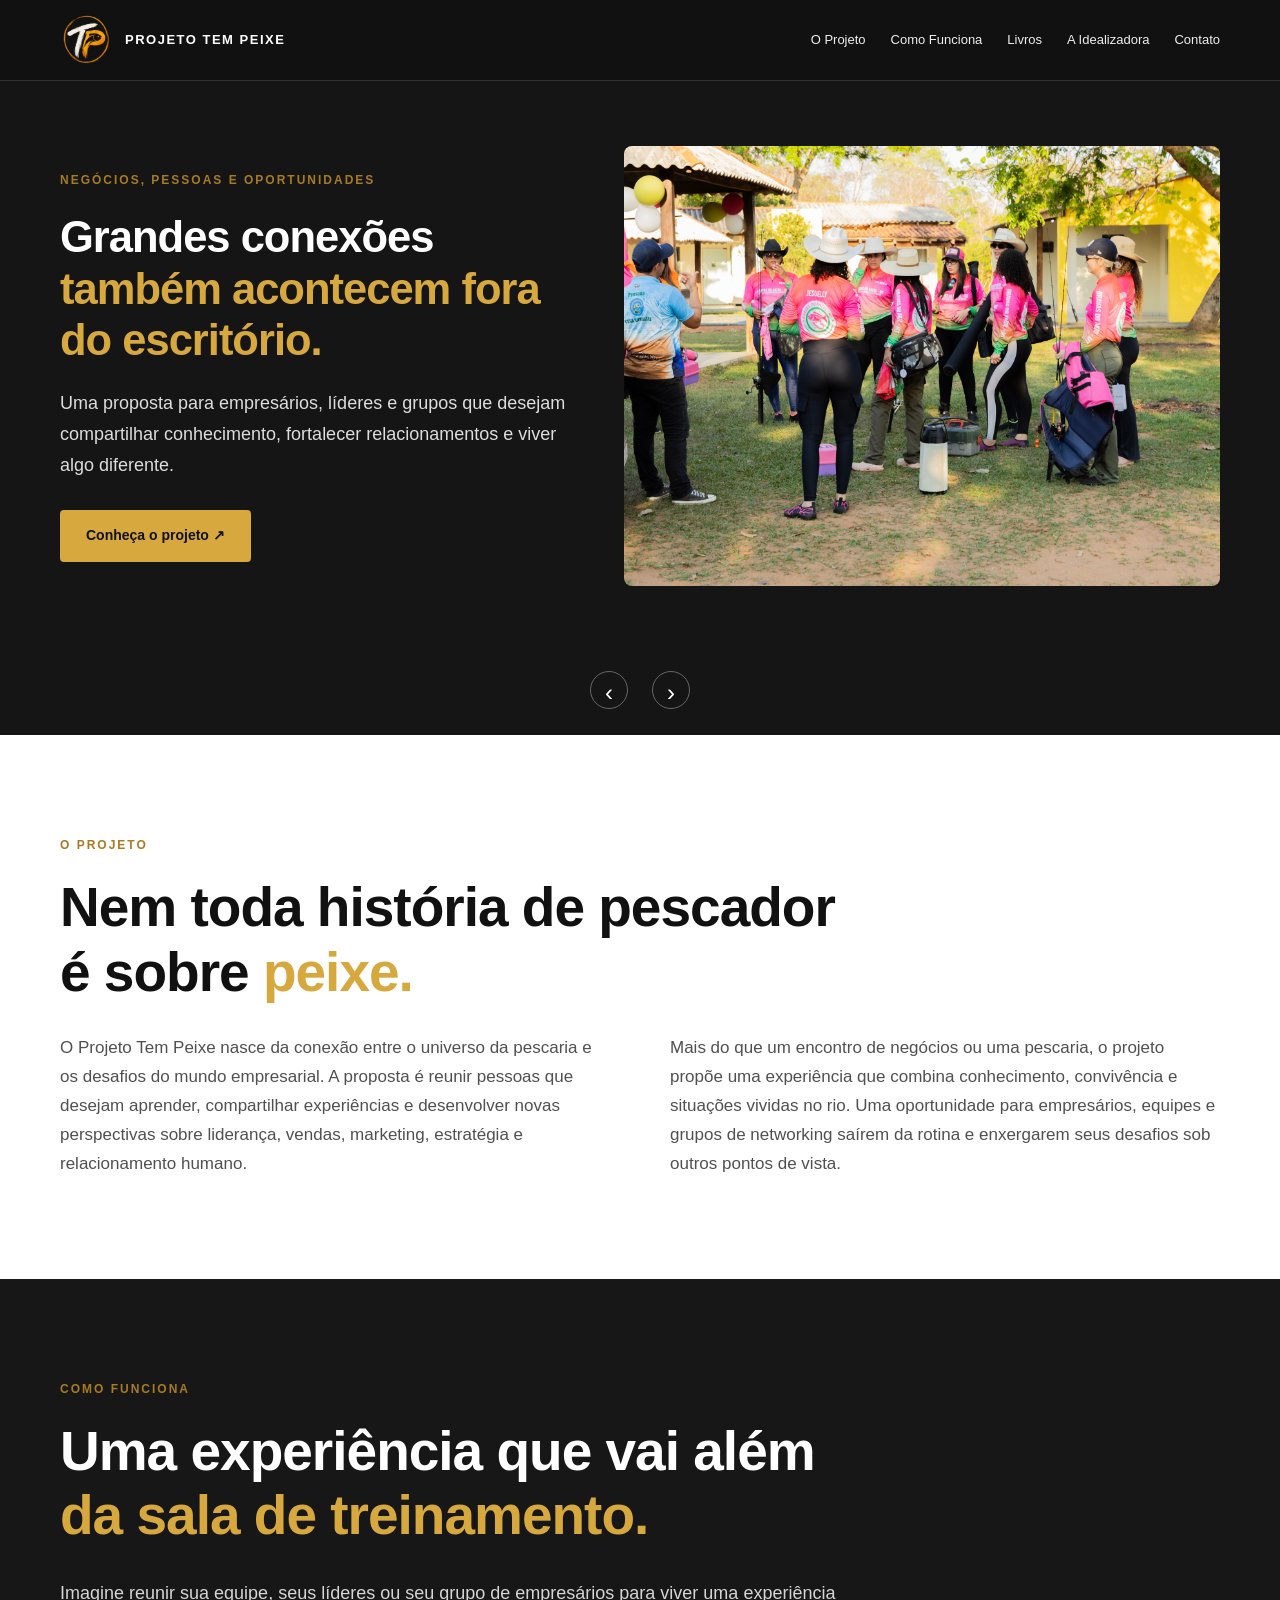
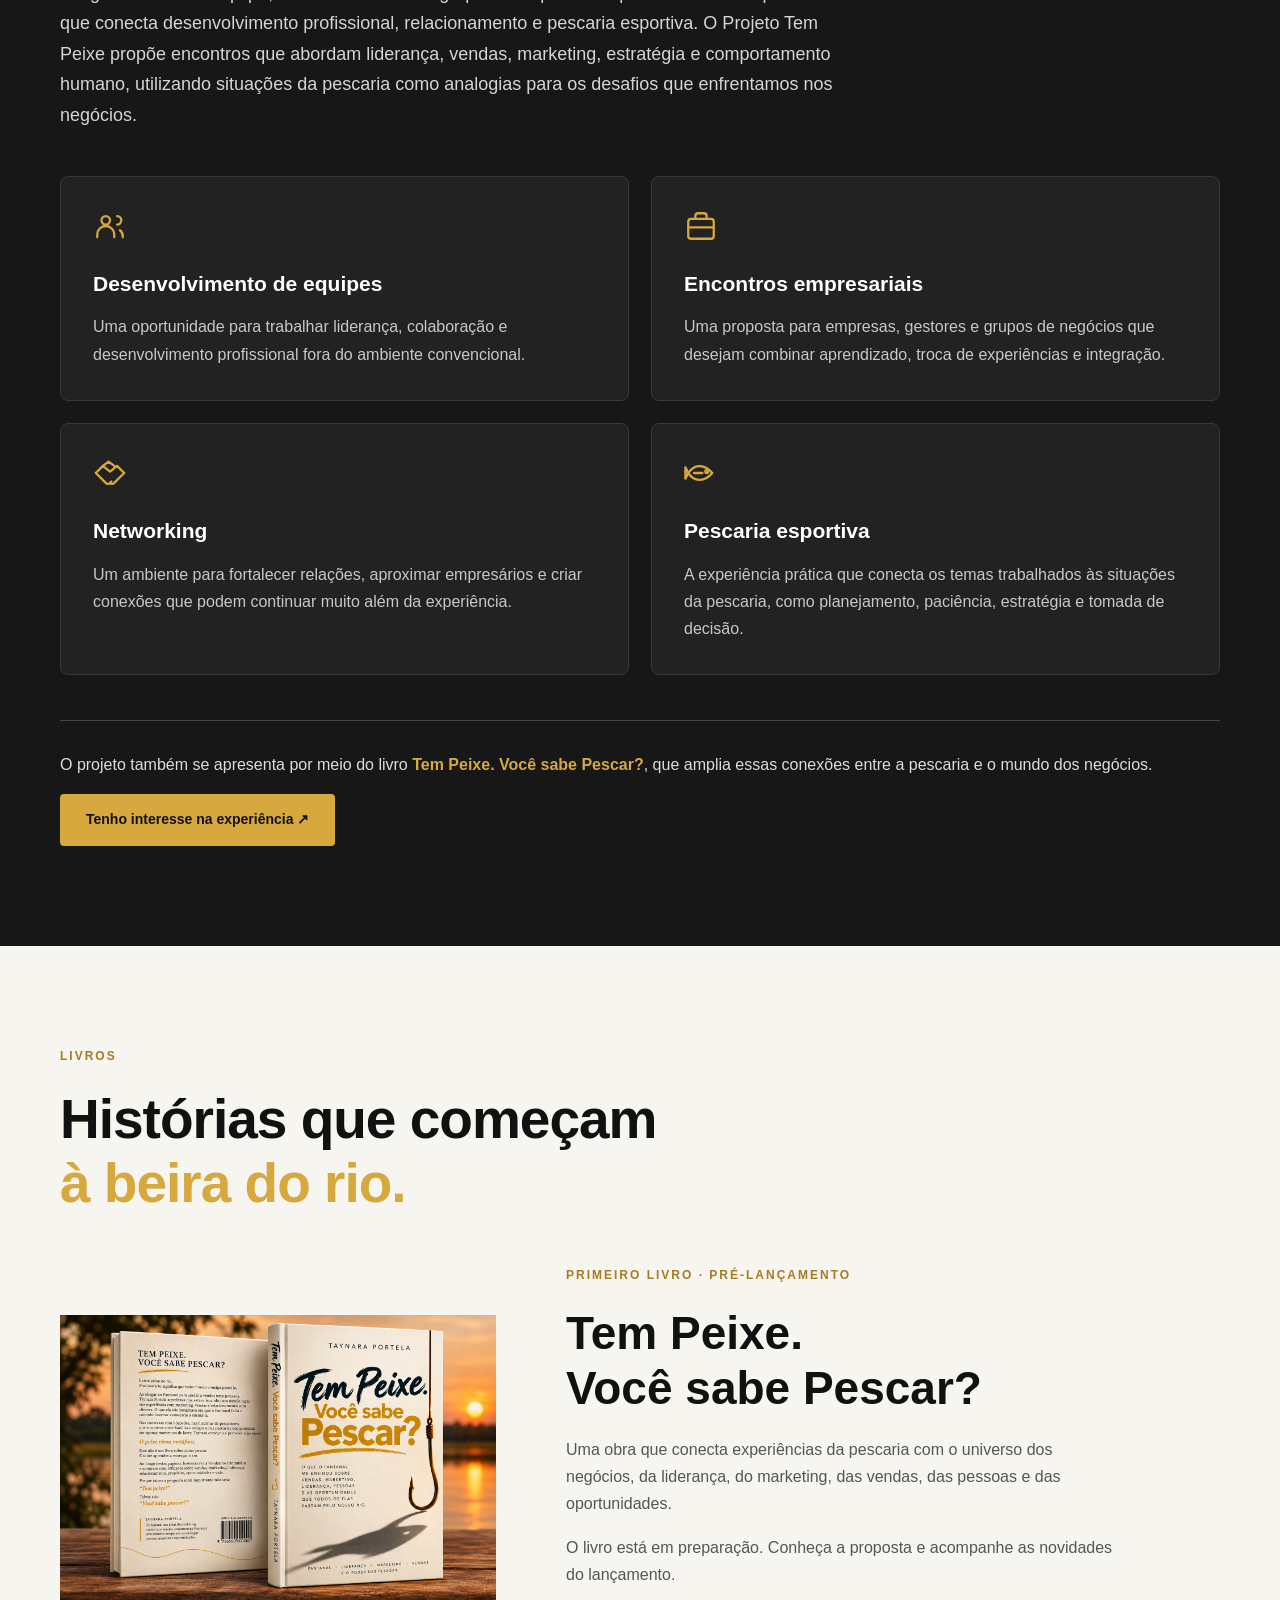
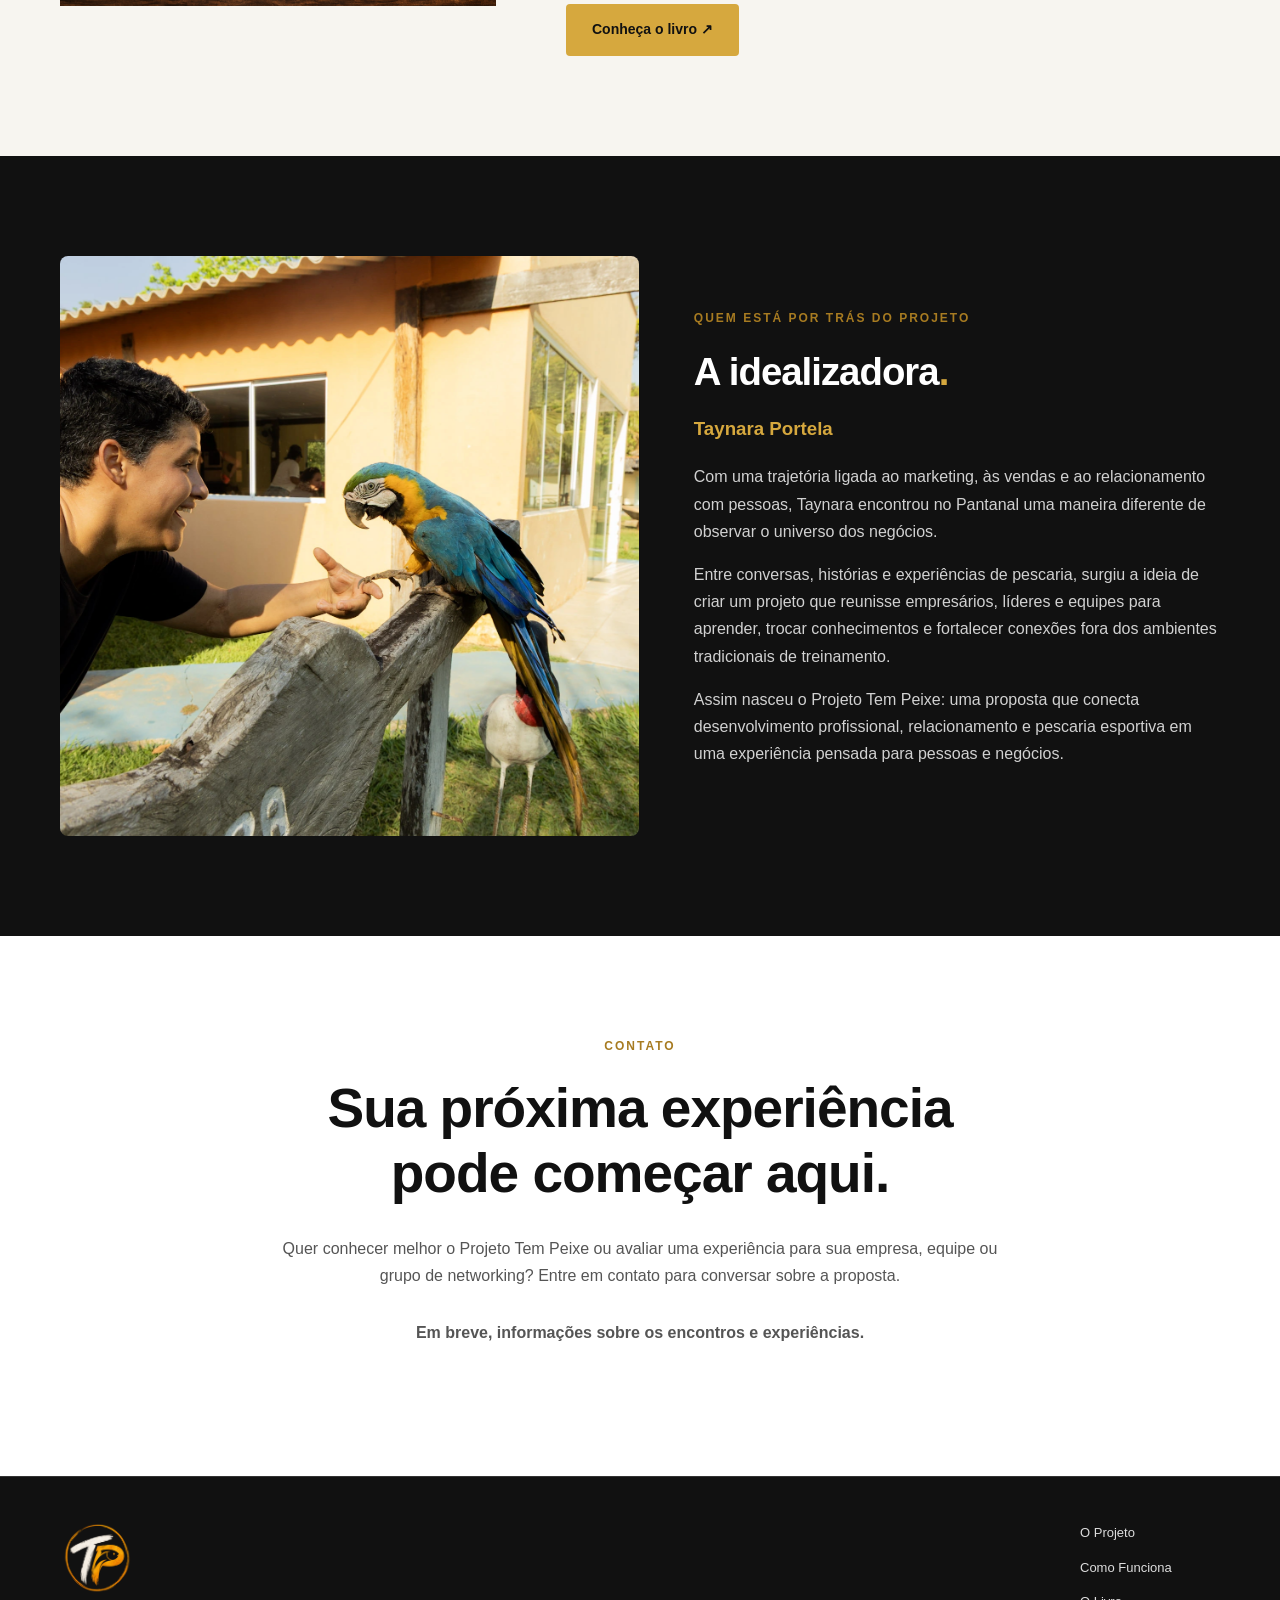
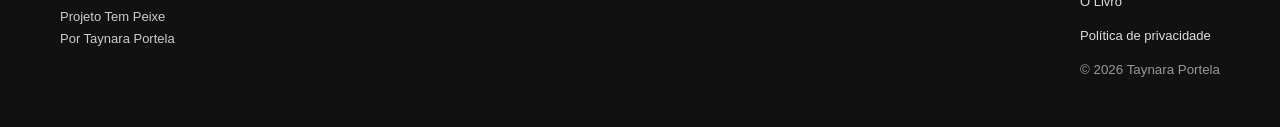
<file: index.html>
<!doctype html>
<html lang="pt-BR">
<head>
<meta charset="utf-8">
<meta name="viewport" content="width=device-width, initial-scale=1">
<meta name="theme-color" content="#111111">

<meta name="description" content="Projeto Tem Peixe. Você sabe Pescar? Experiências empresariais que conectam liderança, vendas, marketing, networking e pescaria esportiva no Pantanal.">

<meta property="og:title" content="Projeto Tem Peixe | Você sabe Pescar?">
<meta property="og:description" content="Uma experiência empresarial que conecta conhecimento, relacionamento e pescaria esportiva.">
<meta property="og:image" content="https://www.projetotempeixe.com.br/imagens/capa-original.png">

<title>Projeto Tem Peixe | Você sabe Pescar?</title>
<link rel="icon" href="imagens/logo-tp.png">

<style>
:root {
    --black: #111111;
    --dark: #171717;
    --gold: #d6a83e;
    --white: #ffffff;
    --muted: #c8c8c8;
    --light: #f7f5f0;
}

* {
    box-sizing: border-box;
}

html {
    scroll-behavior: smooth;
    scroll-padding-top: 90px;
}

body {
    margin: 0;
    font-family: Arial, Helvetica, sans-serif;
    color: var(--black);
    background: var(--white);
    line-height: 1.7;
}

img {
    max-width: 100%;
}

a {
    color: inherit;
}

button {
    font: inherit;
    cursor: pointer;
}

.shell {
    width: min(1160px, calc(100% - 40px));
    margin: 0 auto;
}

.section {
    padding: 100px 0;
}

.eyebrow {
    display: block;
    color: #a77b21;
    font-size: 12px;
    font-weight: 700;
    letter-spacing: 2px;
    text-transform: uppercase;
}

h1, h2, h3, p {
    margin-top: 0;
}

h1, h2 {
    line-height: 1.17;
    letter-spacing: -1px;
}

h2 {
    font-size: clamp(32px, 4.5vw, 55px);
    margin: 20px 0 30px;
}

h2 em,
h1 em {
    color: var(--gold);
    font-style: normal;
}

.button {
    display: inline-flex;
    align-items: center;
    justify-content: center;
    gap: 12px;
    background: var(--gold);
    color: #111;
    padding: 14px 26px;
    border-radius: 4px;
    text-decoration: none;
    font-size: 14px;
    font-weight: 700;
    transition: background .2s, transform .2s;
}

.button:hover {
    background: #ebbf58;
    transform: translateY(-2px);
}

.button:focus-visible,
a:focus-visible,
button:focus-visible {
    outline: 3px solid var(--gold);
    outline-offset: 4px;
}

/* MENU */

.topbar {
    background: #111;
    color: white;
    position: sticky;
    top: 0;
    z-index: 100;
    border-bottom: 1px solid #333;
}

.nav {
    min-height: 80px;
    display: flex;
    justify-content: space-between;
    align-items: center;
    gap: 25px;
}

.brand {
    display: flex;
    align-items: center;
    gap: 12px;
    text-decoration: none;
    font-size: 13px;
    font-weight: 700;
    letter-spacing: 1.5px;
}

.brand img {
    width: 53px;
    height: 53px;
    object-fit: contain;
}

nav {
    display: flex;
    align-items: center;
    gap: 25px;
    flex-wrap: wrap;
}

nav a {
    font-size: 13px;
    text-decoration: none;
    color: #eee;
}

nav a:hover {
    color: var(--gold);
}

/* BANNER */

.showcase {
    background: #151515;
    color: white;
    position: relative;
    overflow: hidden;
}

.slides {
    position: relative;
}

.slide {
    display: none;
    animation: fade .6s ease;
}

.slide.is-active {
    display: block;
}

@keyframes fade {
    from { opacity: .25; }
    to { opacity: 1; }
}

/* ALTERAÇÃO: MAIS ESPAÇO PARA A FOTO */

.slide-grid {
    min-height: 590px;
    display: grid;
    grid-template-columns: 1fr 1.15fr;
    align-items: center;
    gap: 45px;
    padding-top: 55px;
    padding-bottom: 75px;
}

.slide-copy {
    min-width: 0;
}

/* ALTERAÇÃO: TÍTULO MENOR */

.slide-copy h1,
.slide-copy h2 {
    font-size: clamp(32px, 3.4vw, 49px);
    line-height: 1.18;
    color: white;
    margin: 22px 0;
}

.slide-copy p {
    color: #ddd;
    font-size: 18px;
    max-width: 550px;
    margin-bottom: 30px;
}

.slide-cover {
    display: block;
    max-height: 440px;
    width: 100%;
    object-fit: contain;
    margin: auto;
}

/* FOTO DO BANNER AMPLIADA */

.slide-photo {
    width: 100%;
    height: 440px;
    max-height: none;
    object-fit: cover;
    object-position: center;
    border-radius: 8px;
}

.slide-symbol {
    display: flex;
    justify-content: center;
    align-items: center;
    width: 100%;
}

/* ALTERAÇÃO: FOTO DO PRIMEIRO BANNER */

.slide-symbol img {
    width: 100%;
    height: 440px;
    max-width: none;
    object-fit: cover;
    object-position: center;
    border-radius: 8px;
}

.slide-controls {
    display: flex;
    justify-content: center;
    align-items: center;
    gap: 24px;
    padding: 0 0 26px;
}

.slide-controls > button {
    background: transparent;
    color: white;
    border: 1px solid #666;
    border-radius: 50%;
    width: 38px;
    height: 38px;
    font-size: 24px;
}

/* O PROJETO */

.intro-project {
    background: white;
}

.intro-columns {
    display: grid;
    grid-template-columns: 1fr 1fr;
    gap: 60px;
    color: #505050;
    font-size: 17px;
}

.intro-columns p {
    margin-bottom: 0;
}

/* COMO FUNCIONA */

.how-section {
    background: var(--dark);
    color: white;
}

.how-section h2 {
    color: white;
}

.how-intro {
    max-width: 800px;
    color: #d5d5d5;
    font-size: 18px;
    margin-bottom: 45px;
}

.how-grid {
    display: grid;
    grid-template-columns: repeat(2, 1fr);
    gap: 22px;
}

.how-card {
    background: #222;
    border: 1px solid #383838;
    border-radius: 8px;
    padding: 32px;
}

.how-card svg {
    width: 34px;
    height: 34px;
    stroke: var(--gold);
    fill: none;
    stroke-width: 1.6;
    stroke-linecap: round;
    stroke-linejoin: round;
    margin-bottom: 15px;
}

.how-card h3 {
    font-size: 21px;
    color: white;
    margin-bottom: 12px;
}

.how-card p {
    color: #c8c8c8;
    margin: 0;
}

.how-footer {
    margin-top: 45px;
    border-top: 1px solid #444;
    padding-top: 30px;
    color: #ddd;
}

.how-footer strong {
    color: var(--gold);
}

/* LIVROS */

.books-section {
    background: var(--light);
}

.book-feature {
    display: grid;
    grid-template-columns: .8fr 1.2fr;
    align-items: center;
    gap: 70px;
    margin-top: 50px;
}

.book-feature > img {
    width: 100%;
    max-height: 480px;
    object-fit: contain;
}

.book-feature h3 {
    font-size: clamp(30px, 4vw, 46px);
    line-height: 1.2;
    margin: 20px 0;
}

.book-feature p {
    color: #555;
    max-width: 550px;
}

/* IDEALIZADORA */

.author-section {
    background: #111;
    color: white;
}

.author-layout {
    display: grid;
    grid-template-columns: 1.1fr 1fr;
    align-items: center;
    gap: 55px;
}

.author-photo {
    width: 100%;
    height: 580px;
    max-height: none;
    object-fit: cover;
    object-position: center;
    border-radius: 8px;
}

.author-layout h2 {
    color: white;
}

.author-layout p {
    color: #d1d1d1;
}

.idealizadora-title {
    color: #ffffff;
    font-size: clamp(28px, 3vw, 40px);
    font-weight: 700;
    letter-spacing: -1px;
    line-height: 1.2;
    margin-bottom: 18px;
}

.idealizadora-title span {
    color: var(--gold);
}

/* CONTATO */

.contact-section {
    text-align: center;
}

.contact-section p {
    max-width: 720px;
    margin: 0 auto 30px;
    color: #555;
}

/* RODAPÉ */

.footer {
    background: #111;
    color: white;
    padding: 45px 0;
    border-top: 1px solid #333;
}

.footer-inner {
    display: flex;
    justify-content: space-between;
    gap: 30px;
}

.footer-logo {
    width: 75px;
    object-fit: contain;
}

.footer p {
    color: #ccc;
    font-size: 13px;
}

.footer-links {
    display: flex;
    flex-direction: column;
    align-items: flex-start;
    gap: 12px;
}

.footer-links a {
    color: #ddd;
    font-size: 13px;
    text-decoration: none;
}

.footer-links a:hover {
    color: var(--gold);
}

.footer-links small {
    color: #999;
}

/* CELULAR */

@media (max-width: 800px) {

    .section {
        padding: 65px 0;
    }

    .nav {
        flex-direction: column;
        justify-content: center;
        padding: 12px 0;
        gap: 12px;
    }

    nav {
        justify-content: center;
        gap: 15px;
    }

    nav a {
        font-size: 12px;
    }

    .slide-grid {
        grid-template-columns: 1fr;
        min-height: auto;
        padding-top: 55px;
        padding-bottom: 35px;
        gap: 28px;
    }

    .slide-copy h1,
    .slide-copy h2 {
        font-size: clamp(30px, 7vw, 40px);
    }

    .slide-copy p {
        font-size: 16px;
    }

    .slide-cover {
        max-height: 320px;
    }

    .slide-photo,
    .slide-symbol img {
        height: auto;
        max-height: 380px;
        object-fit: contain;
    }

    .intro-columns,
    .how-grid,
    .book-feature,
    .author-layout {
        grid-template-columns: 1fr;
        gap: 25px;
    }

    .how-card {
        padding: 25px;
    }

    .book-feature {
        gap: 35px;
    }

    .book-feature > img {
        max-height: 360px;
    }

    .author-photo {
        height: auto;
        max-height: 520px;
        object-fit: contain;
    }

    .idealizadora-title {
        font-size: 30px;
    }

    .footer-inner {
        flex-direction: column;
    }
}

@media (prefers-reduced-motion: reduce) {
    html {
        scroll-behavior: auto;
    }

    .slide {
        animation: none;
    }
}
</style>
</head>

<body>

<!-- MENU PRINCIPAL -->

<header class="topbar">
    <div class="shell nav">

        <a class="brand" href="#inicio">
            <img src="imagens/logo-tp.png" alt="Marca oficial TP">
            <span>PROJETO TEM PEIXE</span>
        </a>

        <nav aria-label="Navegação principal">
            <a href="#projeto">O Projeto</a>
            <a href="#como-funciona">Como Funciona</a>
            <a href="#livros">Livros</a>
            <a href="#idealizadora">A Idealizadora</a>
            <a href="#contato">Contato</a>
        </nav>

    </div>
</header>

<main id="inicio">

<!-- BANNER ROTATIVO -->

<section class="showcase" aria-label="Destaques do Projeto Tem Peixe">

    <div class="slides" id="slides">

        <!-- BANNER 1: EXPERIÊNCIA E CONEXÕES -->

        <article class="slide is-active" aria-hidden="false">
            <div class="shell slide-grid">

                <div class="slide-copy">

                    <span class="eyebrow">
                        NEGÓCIOS, PESSOAS E OPORTUNIDADES
                    </span>

                    <h1>
                        Grandes conexões<br>
                        <em>também acontecem fora do escritório.</em>
                    </h1>

                    <p>
                        Uma proposta para empresários, líderes
                        e grupos que desejam compartilhar
                        conhecimento, fortalecer relacionamentos
                        e viver algo diferente.
                    </p>

                    <a class="button" href="#projeto">
                        Conheça o projeto ↗
                    </a>

                </div>

                <div class="slide-symbol">
                    <img
                        src="imagens/conexoes-fora-escritorio.JPEG"
                        alt="Grupo reunido em uma experiência no Pantanal"
                        fetchpriority="high"
                    >
                </div>

            </div>
        </article>

        <!-- BANNER 2: PRÉ-LANÇAMENTO DO LIVRO -->

        <article class="slide" aria-hidden="true">
            <div class="shell slide-grid">

                <div class="slide-copy">

                    <span class="eyebrow">
                        PRÉ-LANÇAMENTO DO LIVRO
                    </span>

                    <h2>
                        Tem Peixe.<br>
                        <em>Você sabe Pescar?</em>
                    </h2>

                    <p>
                        Isso não será sobre pescaria.
                        Pelo menos, não apenas sobre ela.
                    </p>

                    <a class="button" href="livro/index.html">
                        Conheça o livro ↗
                    </a>

                </div>

                <img
                    class="slide-cover"
                    src="imagens/capa-original.png"
                    alt="Capa original do livro Tem Peixe. Você sabe Pescar?"
                    loading="lazy"
                >

            </div>
        </article>

    </div>

    <!-- CONTROLES DO BANNER: APENAS SETAS -->

    <div class="slide-controls shell">

        <button
            type="button"
            id="prev-slide"
            aria-label="Banner anterior"
        >‹</button>

        <button
            type="button"
            id="next-slide"
            aria-label="Próximo banner"
        >›</button>

    </div>

</section>

<!-- O PROJETO -->

<section id="projeto" class="section intro-project">
    <div class="shell">

        <span class="eyebrow">O PROJETO</span>

        <h2>
            Nem toda história de pescador<br>
            é sobre <em>peixe.</em>
        </h2>

        <div class="intro-columns">

            <p>
                O Projeto Tem Peixe nasce da conexão entre
                o universo da pescaria e os desafios do mundo
                empresarial. A proposta é reunir pessoas que
                desejam aprender, compartilhar experiências
                e desenvolver novas perspectivas sobre
                liderança, vendas, marketing, estratégia
                e relacionamento humano.
            </p>

            <p>
                Mais do que um encontro de negócios ou uma
                pescaria, o projeto propõe uma experiência
                que combina conhecimento, convivência e
                situações vividas no rio. Uma oportunidade
                para empresários, equipes e grupos de
                networking saírem da rotina e enxergarem
                seus desafios sob outros pontos de vista.
            </p>

        </div>

    </div>
</section>

<!-- COMO FUNCIONA -->

<section id="como-funciona" class="section how-section">
    <div class="shell">

        <span class="eyebrow">COMO FUNCIONA</span>

        <h2>
            Uma experiência que vai além<br>
            <em>da sala de treinamento.</em>
        </h2>

        <p class="how-intro">
            Imagine reunir sua equipe, seus líderes ou
            seu grupo de empresários para viver uma
            experiência que conecta desenvolvimento
            profissional, relacionamento e pescaria esportiva.
            O Projeto Tem Peixe propõe encontros que abordam
            liderança, vendas, marketing, estratégia e
            comportamento humano, utilizando situações
            da pescaria como analogias para os desafios
            que enfrentamos nos negócios.
        </p>

        <div class="how-grid">

            <!-- DESENVOLVIMENTO -->

            <article class="how-card">
                <svg viewBox="0 0 24 24" aria-hidden="true">
                    <circle cx="9" cy="8" r="3"/>
                    <path d="M3 20v-2a6 6 0 0 1 12 0v2"/>
                    <path d="M17 5a3 3 0 0 1 0 6"/>
                    <path d="M19 15a5 5 0 0 1 2 4v1"/>
                </svg>

                <h3>Desenvolvimento de equipes</h3>

                <p>
                    Uma oportunidade para trabalhar liderança,
                    colaboração e desenvolvimento profissional
                    fora do ambiente convencional.
                </p>
            </article>

            <!-- ENCONTROS EMPRESARIAIS -->

            <article class="how-card">
                <svg viewBox="0 0 24 24" aria-hidden="true">
                    <rect x="3" y="7" width="18" height="14" rx="2"/>
                    <path d="M8 7V5a2 2 0 0 1 2-2h4a2 2 0 0 1 2 2v2"/>
                    <path d="M3 13h18"/>
                </svg>

                <h3>Encontros empresariais</h3>

                <p>
                    Uma proposta para empresas, gestores
                    e grupos de negócios que desejam
                    combinar aprendizado, troca de experiências
                    e integração.
                </p>
            </article>

            <!-- NETWORKING -->

            <article class="how-card">
                <svg viewBox="0 0 24 24" aria-hidden="true">
                    <path d="M2 12l5-5 5 4 5-4 5 5"/>
                    <path d="M7 7l4-3 4 3"/>
                    <path d="M2 12l7 7a2 2 0 0 0 3 0l1-1"/>
                    <path d="M22 12l-7 7a2 2 0 0 1-3 0"/>
                </svg>

                <h3>Networking</h3>

                <p>
                    Um ambiente para fortalecer relações,
                    aproximar empresários e criar conexões
                    que podem continuar muito além
                    da experiência.
                </p>
            </article>

            <!-- PESCARIA -->

            <article class="how-card">
                <svg viewBox="0 0 24 24" aria-hidden="true">
                    <path d="M3 12c4-6 11-7 17 0-6 7-13 6-17 0Z"/>
                    <path d="M3 12l-2-4v8l2-4"/>
                    <circle cx="16" cy="11" r="1"/>
                    <path d="M7 12h6"/>
                </svg>

                <h3>Pescaria esportiva</h3>

                <p>
                    A experiência prática que conecta
                    os temas trabalhados às situações
                    da pescaria, como planejamento,
                    paciência, estratégia e tomada de decisão.
                </p>
            </article>

        </div>

        <div class="how-footer">

            <p>
                O projeto também se apresenta por meio do livro
                <strong>Tem Peixe. Você sabe Pescar?</strong>,
                que amplia essas conexões entre a pescaria
                e o mundo dos negócios.
            </p>

            <a class="button" href="#contato">
                Tenho interesse na experiência ↗
            </a>

        </div>

    </div>
</section>

<!-- LIVROS -->

<section id="livros" class="section books-section">
    <div class="shell">

        <span class="eyebrow">LIVROS</span>

        <h2>
            Histórias que começam<br>
            <em>à beira do rio.</em>
        </h2>

        <div class="book-feature">

            <img
                src="imagens/mockup-livro-frente-verso.png"
                alt="Mockup de frente e verso do livro Tem Peixe. Você sabe Pescar?"
                loading="lazy"
            >

            <div>

                <span class="eyebrow">
                    PRIMEIRO LIVRO · PRÉ-LANÇAMENTO
                </span>

                <h3>
                    Tem Peixe.<br>
                    Você sabe Pescar?
                </h3>

                <p>
                    Uma obra que conecta experiências da
                    pescaria com o universo dos negócios,
                    da liderança, do marketing, das vendas,
                    das pessoas e das oportunidades.
                </p>

                <p>
                    O livro está em preparação.
                    Conheça a proposta e acompanhe
                    as novidades do lançamento.
                </p>

                <a class="button" href="livro/index.html">
                    Conheça o livro ↗
                </a>

            </div>

        </div>

    </div>
</section>

<!-- A IDEALIZADORA -->

<section id="idealizadora" class="section author-section">
    <div class="shell author-layout">

        <img
            class="author-photo"
            src="imagens/foto-taynara.webp"
            alt="Taynara Portela, idealizadora do Projeto Tem Peixe"
            loading="lazy"
        >

        <div>

            <span class="eyebrow">
                QUEM ESTÁ POR TRÁS DO PROJETO
            </span>

            <h2 class="idealizadora-title">
                A idealizadora<span>.</span>
            </h2>

            <h3 style="color: #d6a83e;">
                Taynara Portela
            </h3>

            <p>
                Com uma trajetória ligada ao marketing,
                às vendas e ao relacionamento com pessoas,
                Taynara encontrou no Pantanal
                uma maneira diferente de observar
                o universo dos negócios.
            </p>

            <p>
                Entre conversas, histórias e experiências
                de pescaria, surgiu a ideia de criar
                um projeto que reunisse empresários,
                líderes e equipes para aprender,
                trocar conhecimentos e fortalecer
                conexões fora dos ambientes
                tradicionais de treinamento.
            </p>

            <p>
                Assim nasceu o Projeto Tem Peixe:
                uma proposta que conecta desenvolvimento
                profissional, relacionamento e pescaria
                esportiva em uma experiência pensada
                para pessoas e negócios.
            </p>

        </div>

    </div>
</section>

<!-- CONTATO -->

<section id="contato" class="section contact-section">
    <div class="shell">

        <span class="eyebrow">CONTATO</span>

        <h2>
            Sua próxima experiência<br>
            pode começar aqui.
        </h2>

        <p>
            Quer conhecer melhor o Projeto Tem Peixe
            ou avaliar uma experiência para sua empresa,
            equipe ou grupo de networking?
            Entre em contato para conversar sobre a proposta.
        </p>

        <!--
        Substituir pelo contato comercial oficial
        quando o canal estiver definido.
        -->

        <p>
            <strong>
                Em breve, informações sobre
                os encontros e experiências.
            </strong>
        </p>

    </div>
</section>

</main>

<!-- RODAPÉ -->

<footer class="footer">
    <div class="shell footer-inner">

        <div>

            <img
                class="footer-logo"
                src="imagens/logo-tp.png"
                alt="Marca oficial TP"
            >

            <p>
                Projeto Tem Peixe<br>
                Por Taynara Portela
            </p>

        </div>

        <div class="footer-links">

            <a href="#projeto">O Projeto</a>
            <a href="#como-funciona">Como Funciona</a>
            <a href="livro/index.html">O Livro</a>
            <a href="privacidade.html">Política de privacidade</a>

            <small>
                © <span id="year"></span> Taynara Portela
            </small>

        </div>

    </div>
</footer>

<script>
(function () {

    const slides = Array.from(
        document.querySelectorAll(".slide")
    );

    const previous = document.getElementById("prev-slide");
    const next = document.getElementById("next-slide");
    const showcase = document.querySelector(".showcase");

    let current = 0;
    let timer = null;

    function showSlide(index) {

        if (!slides.length) return;

        current = (index + slides.length) % slides.length;

        slides.forEach((slide, i) => {
            const active = i === current;

            slide.classList.toggle("is-active", active);
            slide.setAttribute("aria-hidden", String(!active));
            slide.inert = !active;
        });
    }

    function stopAutoPlay() {
        if (timer !== null) {
            clearInterval(timer);
            timer = null;
        }
    }

    function startAutoPlay() {
        stopAutoPlay();

        if (
            slides.length < 2 ||
            window.matchMedia(
                "(prefers-reduced-motion: reduce)"
            ).matches
        ) {
            return;
        }

        timer = setInterval(() => {
            showSlide(current + 1);
        }, 6500);
    }

    if (previous) {
        previous.addEventListener("click", () => {
            showSlide(current - 1);
            startAutoPlay();
        });
    }

    if (next) {
        next.addEventListener("click", () => {
            showSlide(current + 1);
            startAutoPlay();
        });
    }

    if (showcase) {

        showcase.addEventListener(
            "mouseenter",
            stopAutoPlay
        );

        showcase.addEventListener(
            "mouseleave",
            startAutoPlay
        );

        showcase.addEventListener(
            "focusin",
            stopAutoPlay
        );

        showcase.addEventListener("focusout", event => {
            if (!showcase.contains(event.relatedTarget)) {
                startAutoPlay();
            }
        });
    }

    document.addEventListener("visibilitychange", () => {
        if (document.hidden) {
            stopAutoPlay();
        } else {
            startAutoPlay();
        }
    });

    const year = document.getElementById("year");

    if (year) {
        year.textContent = new Date().getFullYear();
    }

    showSlide(0);
    startAutoPlay();

})();
</script>

</body>
</html>
</file>
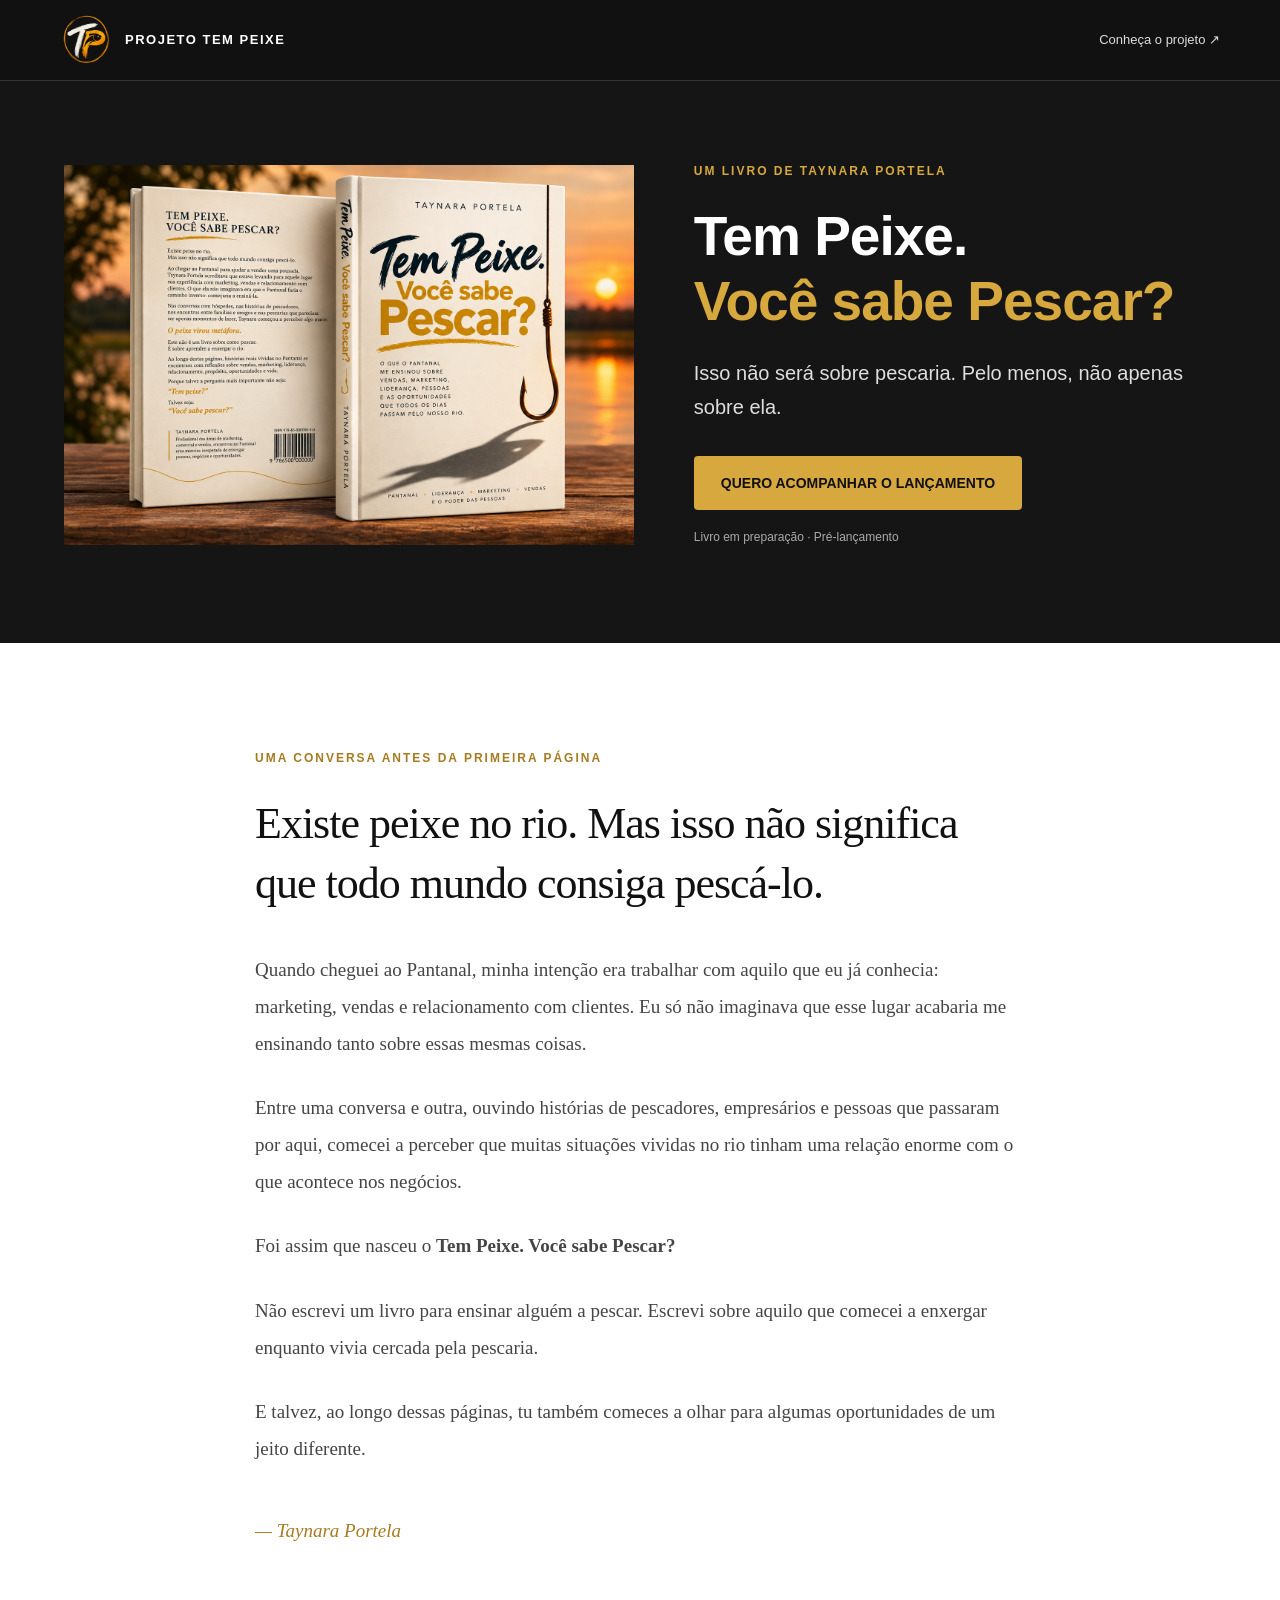
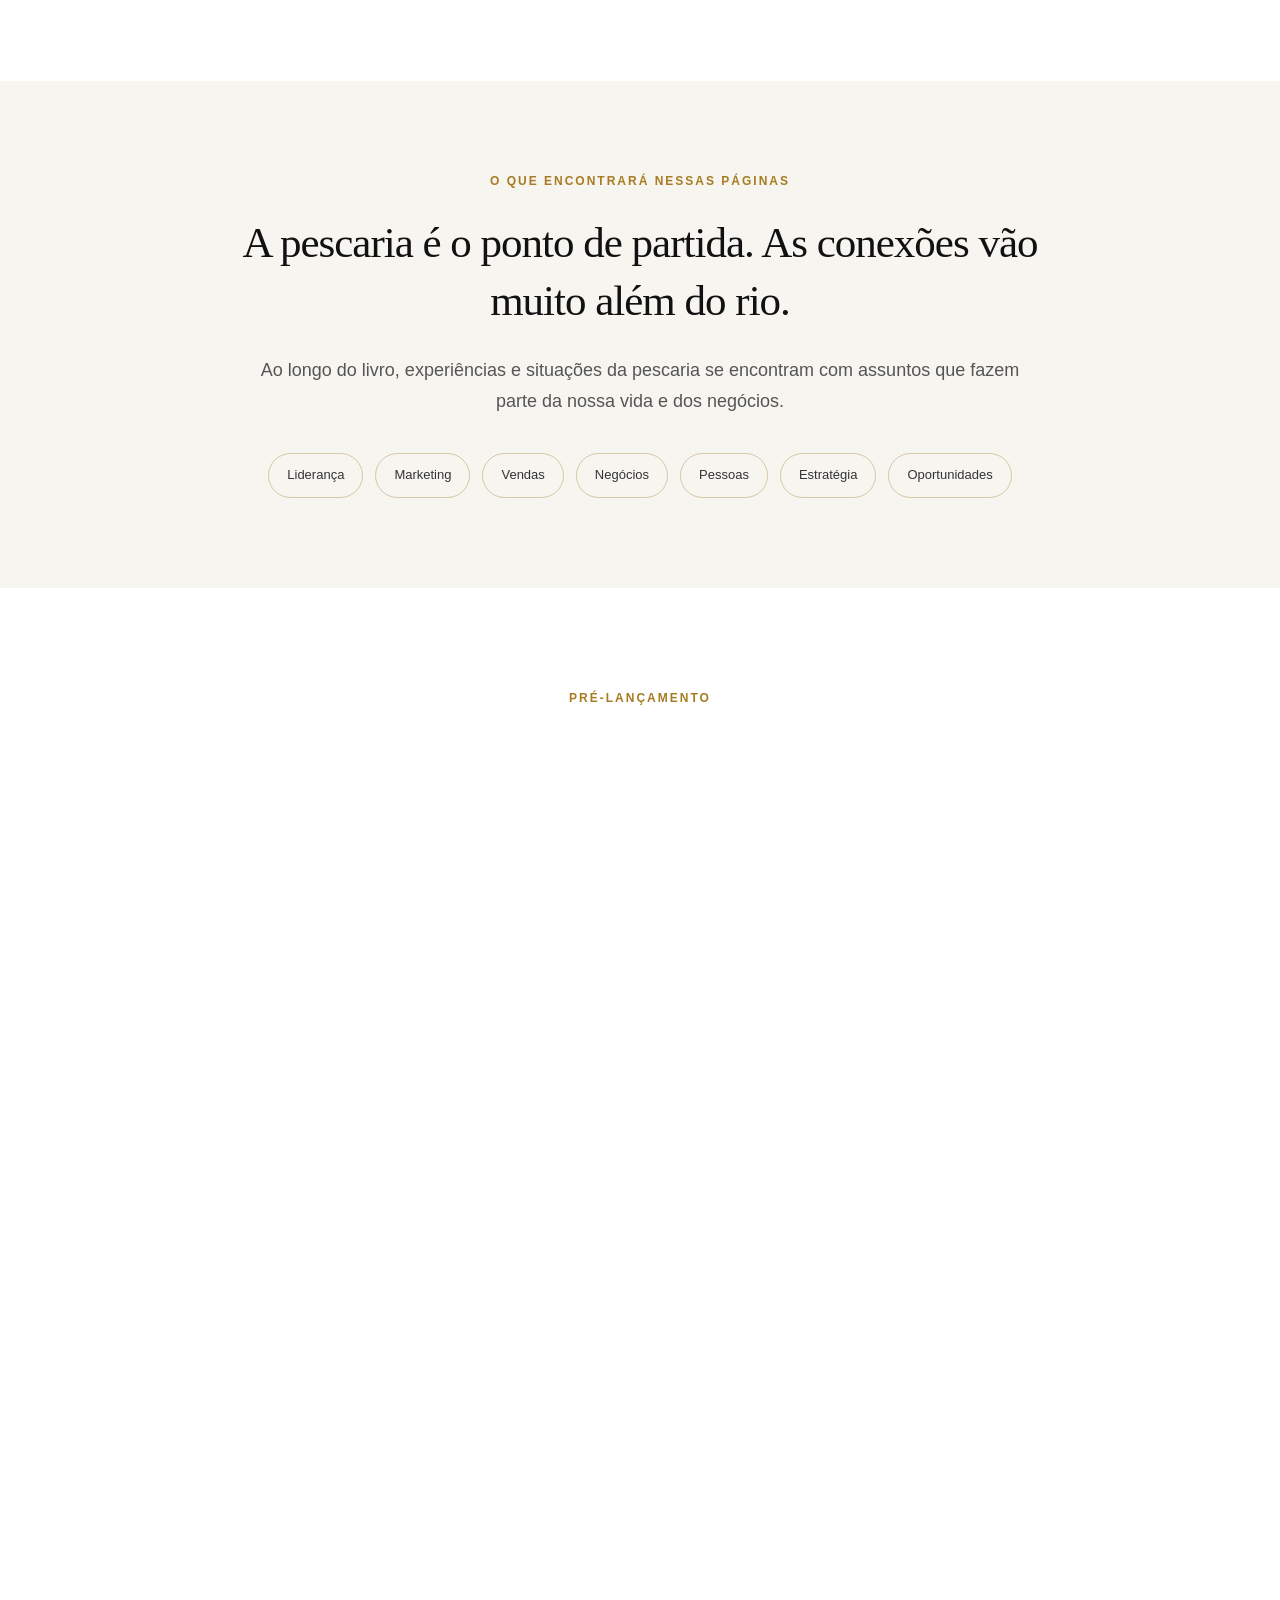
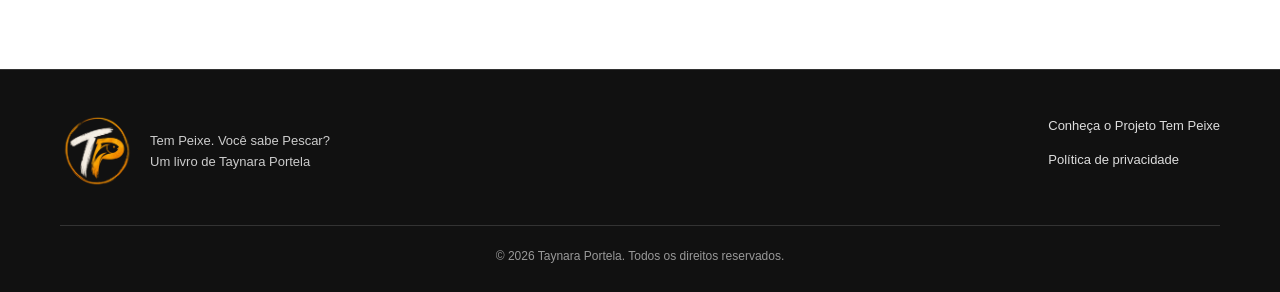
<file: livro/index.html>
<!doctype html>
<html lang="pt-BR">
<head>
<meta charset="utf-8">
<meta name="viewport" content="width=device-width, initial-scale=1">
<meta name="theme-color" content="#111111">

<meta name="description" content="Tem Peixe. Você sabe Pescar? Um livro de Taynara Portela sobre pescaria, negócios, liderança, marketing, vendas e oportunidades. Acompanhe o pré-lançamento.">

<meta property="og:type" content="website">
<meta property="og:title" content="Tem Peixe. Você sabe Pescar? | Taynara Portela">
<meta property="og:description" content="Isso não será sobre pescaria. Pelo menos, não apenas sobre ela.">
<meta property="og:image" content="https://www.projetotempeixe.com.br/imagens/capa-original.png">
<meta property="og:url" content="https://www.projetotempeixe.com.br/livro/">

<title>Tem Peixe. Você sabe Pescar? | O Livro</title>
<link rel="icon" href="../imagens/logo-tp.png">

<style>
:root {
    --black: #111111;
    --dark: #171717;
    --gold: #d6a83e;
    --gold-dark: #a77b21;
    --white: #ffffff;
    --light: #f7f5f0;
    --text: #454545;
}

* {
    box-sizing: border-box;
}

html {
    scroll-behavior: smooth;
}

body {
    margin: 0;
    background: var(--white);
    color: var(--black);
    font-family: Arial, Helvetica, sans-serif;
    line-height: 1.75;
}

img {
    display: block;
    max-width: 100%;
}

a {
    color: inherit;
}

.shell {
    width: min(1160px, calc(100% - 40px));
    margin: 0 auto;
}

.eyebrow {
    display: block;
    color: var(--gold);
    font-size: 12px;
    font-weight: 700;
    letter-spacing: 2px;
    text-transform: uppercase;
}

h1, h2, h3, p {
    margin-top: 0;
}

h1, h2 {
    line-height: 1.18;
    letter-spacing: -1px;
}

.button {
    display: inline-flex;
    align-items: center;
    justify-content: center;
    padding: 15px 27px;
    background: var(--gold);
    color: #111;
    border-radius: 4px;
    font-size: 14px;
    font-weight: 700;
    text-decoration: none;
    transition: background .2s, transform .2s;
}

.button:hover {
    background: #ebbf58;
    transform: translateY(-2px);
}

a:focus-visible {
    outline: 3px solid var(--gold);
    outline-offset: 4px;
}

/* CABEÇALHO */

.topbar {
    background: #111;
    color: white;
    border-bottom: 1px solid #333;
}

.nav {
    min-height: 80px;
    display: flex;
    align-items: center;
    justify-content: space-between;
    gap: 20px;
}

.brand {
    display: flex;
    align-items: center;
    gap: 12px;
    text-decoration: none;
    font-size: 13px;
    font-weight: 700;
    letter-spacing: 1.5px;
}

.brand img {
    width: 53px;
    height: 53px;
    object-fit: contain;
}

.nav-link {
    color: #ddd;
    font-size: 13px;
    text-decoration: none;
}

.nav-link:hover {
    color: var(--gold);
}

/* ABERTURA DO LIVRO */

.hero {
    background: #151515;
    color: white;
    padding: 80px 0 95px;
}

.hero-grid {
    display: grid;
    grid-template-columns: 1.1fr 1fr;
    align-items: center;
    gap: 55px;
}

.hero-image {
    display: flex;
    align-items: center;
    justify-content: center;
}

.hero-image img {
    width: 100%;
    max-width: 570px;
    max-height: 540px;
    object-fit: contain;
}

.hero-copy h1 {
    font-size: clamp(36px, 4.3vw, 60px);
    margin: 22px 0;
}

.hero-copy h1 em {
    color: var(--gold);
    font-style: normal;
}

.hero-intro {
    color: #dedede;
    font-size: 20px;
    line-height: 1.7;
    margin-bottom: 32px;
}

.hero-note {
    display: block;
    color: #aaa;
    font-size: 12px;
    margin-top: 17px;
}

/* CONVERSA COM O LEITOR */

.letter-section {
    background: white;
    padding: 105px 0;
}

.letter {
    max-width: 770px;
    margin: auto;
}

.letter .eyebrow {
    color: var(--gold-dark);
}

.letter h2 {
    font-family: Georgia, "Times New Roman", serif;
    font-size: clamp(30px, 3.8vw, 44px);
    font-weight: normal;
    line-height: 1.35;
    margin: 25px 0 38px;
}

.letter p {
    font-family: Georgia, "Times New Roman", serif;
    font-size: 19px;
    line-height: 1.95;
    color: var(--text);
    margin-bottom: 27px;
}

.letter .signature {
    color: var(--gold-dark);
    font-style: italic;
    margin-top: 45px;
}

/* ASSUNTOS DO LIVRO */

.themes {
    background: var(--light);
    padding: 90px 0;
    text-align: center;
}

.themes-inner {
    max-width: 800px;
    margin: auto;
}

.themes .eyebrow {
    color: var(--gold-dark);
}

.themes h2 {
    font-family: Georgia, "Times New Roman", serif;
    font-size: clamp(29px, 4vw, 43px);
    font-weight: normal;
    line-height: 1.35;
    margin: 22px 0 25px;
}

.themes p {
    font-size: 18px;
    color: #555;
    margin-bottom: 35px;
}

.theme-list {
    display: flex;
    justify-content: center;
    flex-wrap: wrap;
    gap: 12px;
}

.theme-list span {
    padding: 10px 18px;
    border: 1px solid #d6c7a7;
    border-radius: 30px;
    font-size: 13px;
    color: #333;
}

/* PRÉ-LANÇAMENTO E FORMULÁRIO */

.signup {
    background: white;
    padding: 100px 0 110px;
    text-align: center;
    scroll-margin-top: 25px;
}

.signup-inner {
    max-width: 800px;
    margin: auto;
}

.signup .eyebrow {
    color: var(--gold-dark);
}

.signup h2 {
    font-family: Georgia, "Times New Roman", serif;
    font-size: clamp(32px, 4vw, 46px);
    font-weight: normal;
    line-height: 1.3;
    margin: 22px 0 25px;
}

.signup-description {
    font-family: Georgia, "Times New Roman", serif;
    font-size: 18px;
    color: #444;
    max-width: 650px;
    margin: 0 auto 45px;
}

/* FORMULÁRIO BREVO */

.form-wrapper {
    width: 100%;
    max-width: 760px;
    margin: 0 auto;
    overflow: visible;
}

.form-wrapper iframe {
    display: block;
    width: 100%;
    height: 850px;
    min-height: 850px;
    border: none;
    background: transparent;
}

/* RODAPÉ */

.footer {
    background: #111;
    color: white;
    padding: 45px 0 25px;
    border-top: 1px solid #333;
}

.footer-inner {
    display: flex;
    align-items: flex-start;
    justify-content: space-between;
    gap: 30px;
}

.footer-brand {
    display: flex;
    align-items: center;
    gap: 15px;
}

.footer-brand img {
    width: 75px;
    height: 75px;
    object-fit: contain;
}

.footer-brand p {
    color: #ccc;
    font-size: 13px;
    line-height: 1.6;
    margin: 0;
}

.footer-links {
    display: flex;
    flex-direction: column;
    gap: 12px;
}

.footer-links a {
    color: #ddd;
    font-size: 13px;
    text-decoration: none;
}

.footer-links a:hover {
    color: var(--gold);
}

.copyright {
    border-top: 1px solid #333;
    margin-top: 35px;
    padding-top: 20px;
    color: #999;
    font-size: 12px;
    text-align: center;
}

/* CELULAR */

@media (max-width: 800px) {

    .nav {
        min-height: 75px;
        gap: 12px;
    }

    .brand {
        font-size: 11px;
    }

    .brand img {
        width: 43px;
        height: 43px;
    }

    .nav-link {
        font-size: 11px;
    }

    .hero {
        padding: 55px 0 70px;
    }

    .hero-grid {
        grid-template-columns: 1fr;
        gap: 35px;
    }

    .hero-image img {
        max-height: 390px;
    }

    .hero-copy {
        text-align: center;
    }

    .hero-copy h1 {
        font-size: clamp(35px, 8vw, 48px);
    }

    .hero-intro {
        font-size: 18px;
    }

    .letter-section {
        padding: 70px 0;
    }

    .letter p {
        font-size: 17px;
        line-height: 1.9;
    }

    .themes {
        padding: 70px 0;
    }

    .signup {
        padding: 70px 0 80px;
    }

    .signup-description {
        font-size: 17px;
    }

    .form-wrapper iframe {
        height: 950px;
        min-height: 950px;
    }

    .footer-inner {
        flex-direction: column;
    }
}

@media (prefers-reduced-motion: reduce) {
    html {
        scroll-behavior: auto;
    }

    .button {
        transition: none;
    }
}


/* BOTÃO FLUTUANTE - VOLTAR AO TOPO */

.back-to-top {
    position: fixed;
    bottom: 28px;
    right: 28px;
    width: 48px;
    height: 48px;
    display: flex;
    align-items: center;
    justify-content: center;
    background: #d6a83e;
    color: #111111;
    border: none;
    border-radius: 50%;
    font-size: 25px;
    font-weight: bold;
    cursor: pointer;
    box-shadow: 0 4px 15px rgba(0, 0, 0, 0.2);
    opacity: 0;
    visibility: hidden;
    transform: translateY(12px);
    transition: opacity .3s, transform .3s, visibility .3s;
    z-index: 999;
}

.back-to-top.visible {
    opacity: 1;
    visibility: visible;
    transform: translateY(0);
}

.back-to-top:hover {
    background: #ebbf58;
    transform: translateY(-3px);
}

.back-to-top:focus-visible {
    outline: 3px solid #111111;
    outline-offset: 3px;
}

@media (max-width: 800px) {
    .back-to-top {
        width: 44px;
        height: 44px;
        bottom: 20px;
        right: 20px;
    }
}

</style>
</head>

<body>

<!-- CABEÇALHO -->

<header class="topbar">
    <div class="shell nav">

        <a class="brand" href="../">
            <img src="../imagens/logo-tp.png" alt="Marca oficial TP">
            <span>PROJETO TEM PEIXE</span>
        </a>

        <a class="nav-link" href="../index.html">
            Conheça o projeto ↗
        </a>

    </div>
</header>

<main>

<!-- ABERTURA COM MOCKUP DO LIVRO -->

<section class="hero">
    <div class="shell hero-grid">

        <div class="hero-image">
            <img
                src="../imagens/mockup-livro-frente-verso.png"
                alt="Mockup de frente e verso do livro Tem Peixe. Você sabe Pescar?"
                fetchpriority="high"
            >
        </div>

        <div class="hero-copy">

            <span class="eyebrow">
                UM LIVRO DE TAYNARA PORTELA
            </span>

            <h1>
                Tem Peixe.<br>
                <em>Você sabe Pescar?</em>
            </h1>

            <p class="hero-intro">
                Isso não será sobre pescaria.
                Pelo menos, não apenas sobre ela.
            </p>

            <a class="button" href="#inscricao">
                QUERO ACOMPANHAR O LANÇAMENTO
            </a>

            <span class="hero-note">
                Livro em preparação · Pré-lançamento
            </span>

        </div>

    </div>
</section>

<!-- CONVERSA COM O LEITOR -->

<section class="letter-section">
    <div class="shell">

        <div class="letter">

            <span class="eyebrow">
                UMA CONVERSA ANTES DA PRIMEIRA PÁGINA
            </span>

            <h2>
                Existe peixe no rio. Mas isso não
                significa que todo mundo consiga pescá-lo.
            </h2>

            <p>
                Quando cheguei ao Pantanal, minha intenção
                era trabalhar com aquilo que eu já conhecia:
                marketing, vendas e relacionamento com clientes.
                Eu só não imaginava que esse lugar acabaria
                me ensinando tanto sobre essas mesmas coisas.
            </p>

            <p>
                Entre uma conversa e outra, ouvindo histórias
                de pescadores, empresários e pessoas que
                passaram por aqui, comecei a perceber que
                muitas situações vividas no rio tinham uma
                relação enorme com o que acontece nos negócios.
            </p>

            <p>
                Foi assim que nasceu o
                <strong>Tem Peixe. Você sabe Pescar?</strong>
            </p>

            <p>
                Não escrevi um livro para ensinar alguém
                a pescar. Escrevi sobre aquilo que comecei
                a enxergar enquanto vivia cercada
                pela pescaria.
            </p>

            <p>
                E talvez, ao longo dessas páginas,
                tu também comeces a olhar para algumas
                oportunidades de um jeito diferente.
            </p>

            <p class="signature">
                — Taynara Portela
            </p>

        </div>

    </div>
</section>

<!-- TEMAS DO LIVRO -->

<section class="themes">
    <div class="shell themes-inner">

        <span class="eyebrow">
            O QUE ENCONTRARÁ NESSAS PÁGINAS
        </span>

        <h2>
            A pescaria é o ponto de partida.
            As conexões vão muito além do rio.
        </h2>

        <p>
            Ao longo do livro, experiências e situações
            da pescaria se encontram com assuntos
            que fazem parte da nossa vida e dos negócios.
        </p>

        <div class="theme-list">
            <span>Liderança</span>
            <span>Marketing</span>
            <span>Vendas</span>
            <span>Negócios</span>
            <span>Pessoas</span>
            <span>Estratégia</span>
            <span>Oportunidades</span>
        </div>

    </div>
</section>

<!-- FORMULÁRIO DE PRÉ-LANÇAMENTO -->

<section id="inscricao" class="signup">
    <div class="shell signup-inner">

        <span class="eyebrow">
            PRÉ-LANÇAMENTO
        </span>

        <div class="form-wrapper">

            <iframe
                title="Cadastro para acompanhar o lançamento do livro Tem Peixe"
                src="https://16559625.sibforms.com/v2/serve/[base64]"
                width="760"
                height="850"
                loading="lazy"
                scrolling="no"
                referrerpolicy="strict-origin-when-cross-origin"
            ></iframe>

        </div>

    </div>
</section>

</main>

<!-- RODAPÉ -->

<footer class="footer">
    <div class="shell">

        <div class="footer-inner">

            <div class="footer-brand">

                <img
                    src="../imagens/logo-tp.png"
                    alt="Marca oficial TP"
                >

                <p>
                    Tem Peixe. Você sabe Pescar?<br>
                    Um livro de Taynara Portela
                </p>

            </div>

            <div class="footer-links">

                <a href="../index.html">
                    Conheça o Projeto Tem Peixe
                </a>

                <a href="../privacidade.html">
                    Política de privacidade
                </a>

            </div>

        </div>

        <div class="copyright">
            © <span id="year"></span> Taynara Portela.
            Todos os direitos reservados.
        </div>

    </div>
</footer>

<!-- BOTÃO VOLTAR AO TOPO -->

<button
    id="backToTop"
    class="back-to-top"
    type="button"
    aria-label="Voltar ao topo"
    title="Voltar ao topo"
>
    ↑
</button>


<script>
document.getElementById("year").textContent =
    new Date().getFullYear();

/* BOTÃO VOLTAR AO TOPO */

const backToTop = document.getElementById("backToTop");

function updateBackToTop() {
    backToTop.classList.toggle(
        "visible",
        window.scrollY > 300
    );
}

window.addEventListener("scroll", updateBackToTop, {
    passive: true
});

backToTop.addEventListener("click", function () {
    window.scrollTo({
        top: 0,
        behavior: window.matchMedia(
            "(prefers-reduced-motion: reduce)"
        ).matches ? "auto" : "smooth"
    });
});

updateBackToTop();


</script>

</body>
</html>
</file>
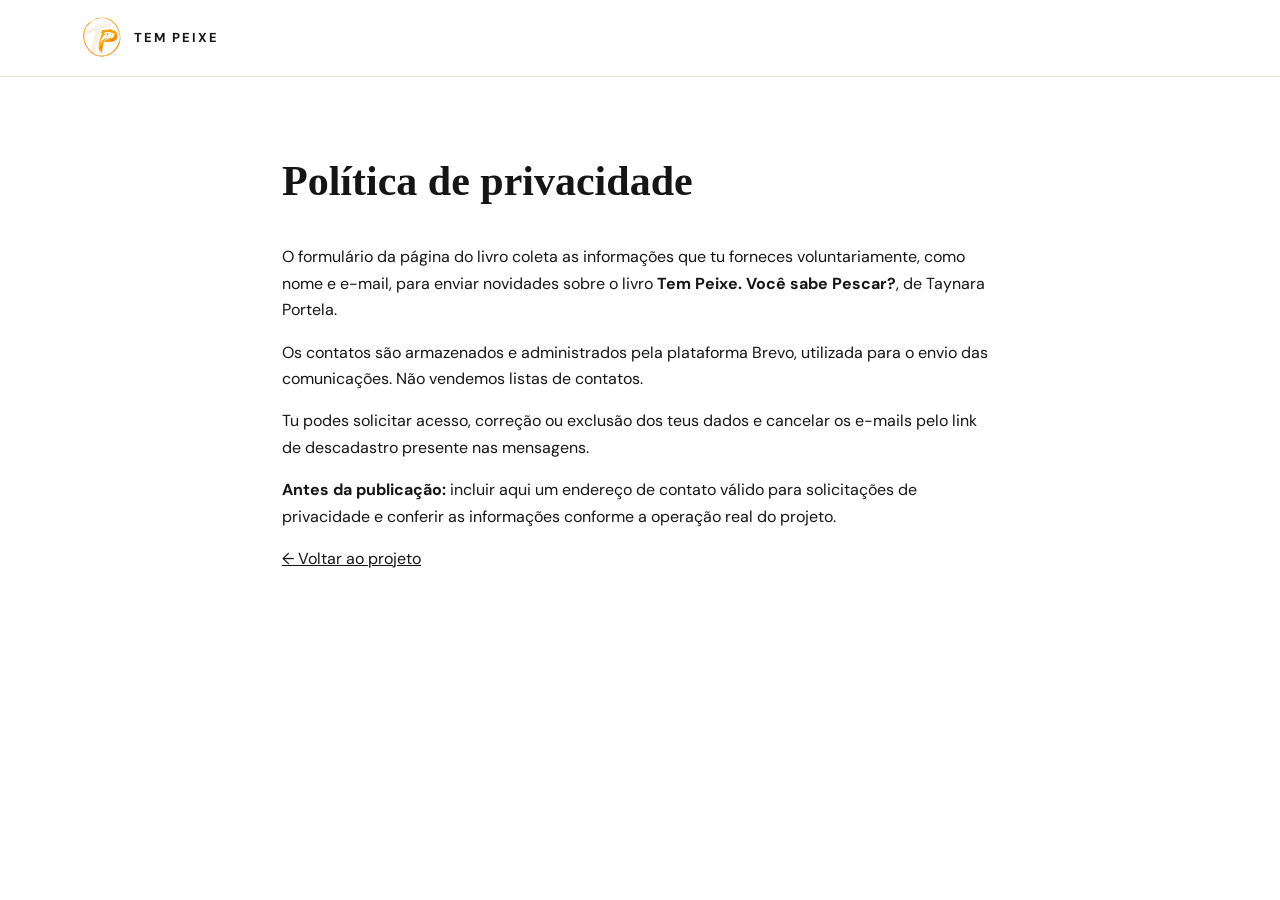
<file: privacidade.html>
<!doctype html>
<html lang="pt-BR">
    <head>
        <meta charset="utf-8">
        <meta name="viewport" content="width=device-width,initial-scale=1">
        <title>Privacidade | Tem Peixe</title>
        <link rel="stylesheet" href="assets/style.css"></head>
        <body>
            <header class="topbar">
                <div class="shell nav">
                    <a class="brand" href="index.html">
                        <img src="imagens/logo-tp.png" alt="TP">
                        <span>TEM PEIXE</span>
                    </a>
                </div>
    </header>
            
        <main class="policy">
            <h1>Política de privacidade</h1>
            <p>O formulário da página do livro coleta as informações que tu forneces voluntariamente, 
                como nome e e-mail, para enviar novidades sobre o livro 
                <strong>Tem Peixe. Você sabe Pescar?</strong>, de Taynara Portela.</p>
            <p>Os contatos são armazenados e administrados pela plataforma Brevo, utilizada para o envio das comunicações. 
                Não vendemos listas de contatos.</p>
            <p>Tu podes solicitar acesso, correção ou exclusão dos teus dados e cancelar os e-mails pelo link de 
                descadastro presente nas mensagens.</p>
            <p><strong>Antes da publicação:</strong> incluir aqui um endereço de contato válido para solicitações de 
                privacidade e conferir as informações conforme a operação real do projeto.</p>
            <p><a href="index.html">← Voltar ao projeto</a></p>
        </main>
    </body>
</html>
</file>
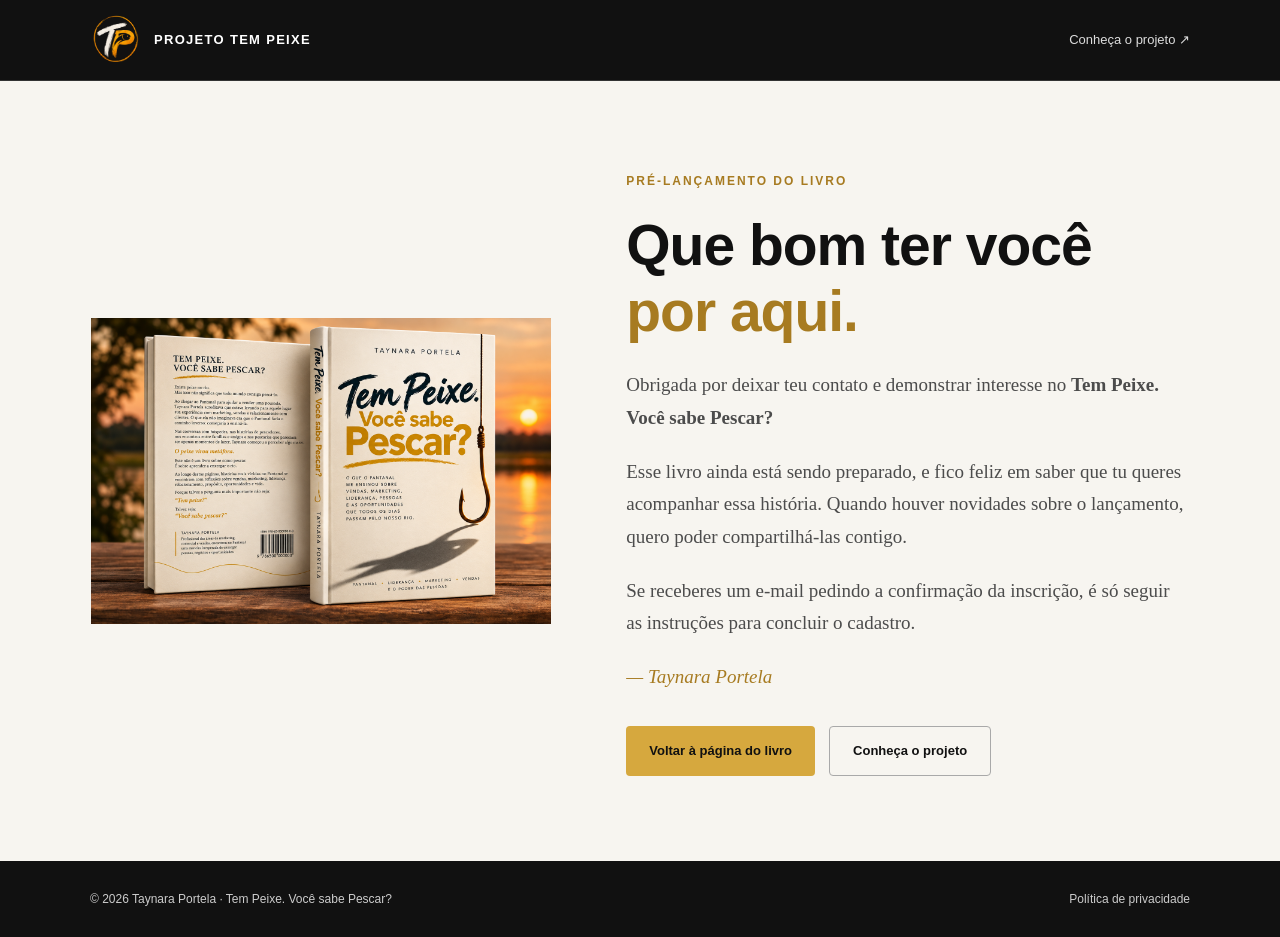
<file: livro/obrigado.html>
<!doctype html>
<html lang="pt-BR">
<head>
<meta charset="utf-8">
<meta name="viewport" content="width=device-width, initial-scale=1">
<meta name="theme-color" content="#111111">
<meta name="robots" content="noindex,follow">
<title>Obrigada pelo interesse | Tem Peixe. Você sabe Pescar?</title>
<meta name="description" content="Obrigada por acompanhar o pré-lançamento do livro Tem Peixe. Você sabe Pescar?, de Taynara Portela.">
<link rel="icon" href="../imagens/logo-tp.png">
<style>
:root{--black:#111;--gold:#d6a83e;--light:#f7f5f0;--text:#4c4c4c}
*{box-sizing:border-box}html{scroll-behavior:smooth}body{margin:0;font-family:Arial,Helvetica,sans-serif;background:var(--light);color:var(--black);line-height:1.7}a{color:inherit}.shell{width:min(1100px,calc(100% - 40px));margin:auto}.topbar{background:#111;color:#fff;border-bottom:1px solid #333}.nav{min-height:80px;display:flex;align-items:center;justify-content:space-between;gap:20px}.brand{display:flex;align-items:center;gap:12px;text-decoration:none;font-size:13px;font-weight:700;letter-spacing:1.3px}.brand img{width:52px;height:52px;object-fit:contain}.nav-link{font-size:13px;color:#ddd;text-decoration:none}.nav-link:hover{color:var(--gold)}main{min-height:calc(100vh - 210px);display:flex;align-items:center;padding:85px 0}.confirmation{display:grid;grid-template-columns:.9fr 1.1fr;align-items:center;gap:75px}.book-image{width:100%;max-width:460px;max-height:490px;object-fit:contain;margin:auto}.eyebrow{font-size:12px;letter-spacing:2px;font-weight:700;color:#a77b21;text-transform:uppercase}.message h1{font-size:clamp(35px,4.5vw,57px);line-height:1.16;letter-spacing:-1px;margin:19px 0 25px}.message h1 span{color:#a77b21}.message p{font-family:Georgia,'Times New Roman',serif;font-size:19px;color:var(--text);margin:0 0 22px}.signature{color:#a77b21!important;font-style:italic}.actions{display:flex;flex-wrap:wrap;gap:14px;margin-top:32px}.button{display:inline-flex;align-items:center;justify-content:center;padding:13px 23px;background:var(--gold);color:#111;font-weight:700;font-size:13px;text-decoration:none;border-radius:4px}.button.secondary{background:transparent;border:1px solid #a9a9a9}.button:hover{filter:brightness(1.06)}a:focus-visible{outline:3px solid var(--gold);outline-offset:4px}.footer{background:#111;color:#ccc;padding:28px 0;font-size:12px}.footer .shell{display:flex;justify-content:space-between;flex-wrap:wrap;gap:15px}.footer a{text-decoration:none}.footer a:hover{color:var(--gold)}@media(max-width:800px){.nav{min-height:72px}.brand{font-size:11px}.brand img{width:43px;height:43px}.nav-link{font-size:11px}main{padding:55px 0 70px}.confirmation{grid-template-columns:1fr;gap:25px}.book-image{max-height:320px}.message{text-align:center}.message p{font-size:17px}.actions{justify-content:center}}
</style>
</head>
<body>
<header class="topbar"><div class="shell nav"><a class="brand" href="../index.html"><img src="../imagens/logo-tp.png" alt="Marca oficial TP"><span>PROJETO TEM PEIXE</span></a><a class="nav-link" href="../index.html">Conheça o projeto ↗</a></div></header>
<main><div class="shell confirmation"><img class="book-image" src="../imagens/mockup-livro-frente-verso.png" alt="Mockup do livro Tem Peixe. Você sabe Pescar?"><div class="message"><span class="eyebrow">PRÉ-LANÇAMENTO DO LIVRO</span><h1>Que bom ter você <span>por aqui.</span></h1><p>Obrigada por deixar teu contato e demonstrar interesse no <strong>Tem Peixe. Você sabe Pescar?</strong></p><p>Esse livro ainda está sendo preparado, e fico feliz em saber que tu queres acompanhar essa história. Quando houver novidades sobre o lançamento, quero poder compartilhá-las contigo.</p><p>Se receberes um e-mail pedindo a confirmação da inscrição, é só seguir as instruções para concluir o cadastro.</p><p class="signature">— Taynara Portela</p><div class="actions"><a class="button" href="index.html">Voltar à página do livro</a><a class="button secondary" href="../index.html">Conheça o projeto</a></div></div></div></main>
<footer class="footer"><div class="shell"><span>© <span id="year"></span> Taynara Portela · Tem Peixe. Você sabe Pescar?</span><a href="../privacidade.html">Política de privacidade</a></div></footer>
<script>document.getElementById('year').textContent=new Date().getFullYear();</script>
</body>
</html>
</file>
<file: assets/style.css>
@import url('https://fonts.googleapis.com/css2?family=DM+Sans:wght@400;500;600;700&family=Playfair+Display:ital,wght@0,600;0,700;1,600&display=swap');:root{--ink:#151515;--gold:#d5a21c;--cream:#f6f3eb}*{box-sizing:border-box}html{scroll-behavior:smooth}body{margin:0;color:var(--ink);font-family:'DM Sans',Arial,sans-serif;line-height:1.65;background:#fff}a{color:inherit}img{max-width:100%}.shell{width:min(1120px,calc(100% - 40px));margin:auto}.topbar{background:#fff;border-bottom:1px solid #e9e6de;position:sticky;top:0;z-index:20}.nav{display:flex;align-items:center;justify-content:space-between;min-height:76px;gap:15px}.brand{display:flex;align-items:center;gap:10px;text-decoration:none;font-size:13px;letter-spacing:.15em;font-weight:700}.brand img{width:44px;height:44px;object-fit:cover;border-radius:50%}nav{display:flex;align-items:center;gap:26px}nav a{text-decoration:none;font-size:13px;font-weight:600}.nav-cta,.button{background:var(--gold);color:#111;padding:13px 19px;border-radius:4px;text-decoration:none;font-weight:700;display:inline-block}.hero{min-height:660px;display:grid;grid-template-columns:1.05fr .95fr;align-items:center;gap:65px;padding-block:65px}.eyebrow{font-size:11px;font-weight:700;letter-spacing:.21em;color:#a07813}.hero h1,h2,.statement p{font-family:'Playfair Display',Georgia,serif;line-height:1.14;letter-spacing:-.03em}.hero h1{font-size:clamp(45px,5.3vw,78px);margin:18px 0 24px}.hero h1 em,h2 em{color:#b98b12;font-style:italic}.hero-copy>p:not(.small){font-size:17px;max-width:570px;color:#454545}.hero-copy .lead{font-size:21px!important;color:#1a1a1a!important}.actions{display:flex;gap:22px;align-items:center;flex-wrap:wrap;margin-top:28px}.text-link{font-weight:700;text-decoration:none;font-size:14px}.small{font-size:12px!important;color:#777!important}.hero-art{background:var(--cream);padding:30px;text-align:center}.hero-art img{display:block;width:min(100%,400px);max-height:565px;object-fit:contain;margin:auto;box-shadow:0 18px 35px #0002}.hero-art span{display:block;font-size:11px;color:#777;margin-top:20px}.statement{background:#111;color:white;padding:80px 0}.statement p{font-size:clamp(35px,4.6vw,63px);margin:0}.gold{color:var(--gold)}.section{padding-block:105px;scroll-margin-top:80px}.two-col{display:grid;grid-template-columns:1fr 1fr;gap:90px}.section h2{font-size:clamp(38px,4.1vw,56px);margin:18px 0}.prose p{font-size:17px;color:#474747;margin:0 0 20px}.dark{background:#141414;color:#fff}.author-layout{display:grid;grid-template-columns:.8fr 1.2fr;gap:85px;align-items:center}.author-photo{width:100%;max-height:530px;object-fit:cover;object-position:center 25%;filter:saturate(.88)}.author-layout p{font-size:17px;color:#dedede;max-width:550px}.light-link{color:#f0c55a;font-weight:700;text-decoration:none}.signup{display:grid;grid-template-columns:.85fr 1.15fr;gap:75px}.signup-intro p{color:#555;font-size:17px}.form-panel{background:#f6f3eb;padding:24px;min-width:0}.form-panel h3{margin:0 0 10px}.form-fallback{font-size:13px}.form-fallback a{color:#72520b}.footer{background:#0c0c0c;color:#ddd;padding:40px 0}.footer-inner{display:flex;justify-content:space-between;gap:30px}.footer-logo{width:60px;height:60px;object-fit:cover;border-radius:50%}.footer p,.footer small{font-size:12px}.footer-inner>div:last-child{display:flex;flex-direction:column;gap:15px;align-items:flex-end}.footer a{font-size:13px}.policy{max-width:760px;margin:70px auto;padding:0 22px}.policy h1{font-family:Georgia,serif;font-size:42px}@media(max-width:800px){.hero,.two-col,.author-layout,.signup{grid-template-columns:1fr;gap:35px}.hero{padding-block:45px}.section{padding-block:65px}.author-photo{max-width:440px}.nav{min-height:66px}nav{gap:12px}nav a{font-size:12px}nav a:first-child,nav a:nth-child(2){display:none}.brand span{font-size:11px}.form-panel{padding:14px}.footer-inner{flex-direction:column}.footer-inner>div:last-child{align-items:flex-start}}
</file>
